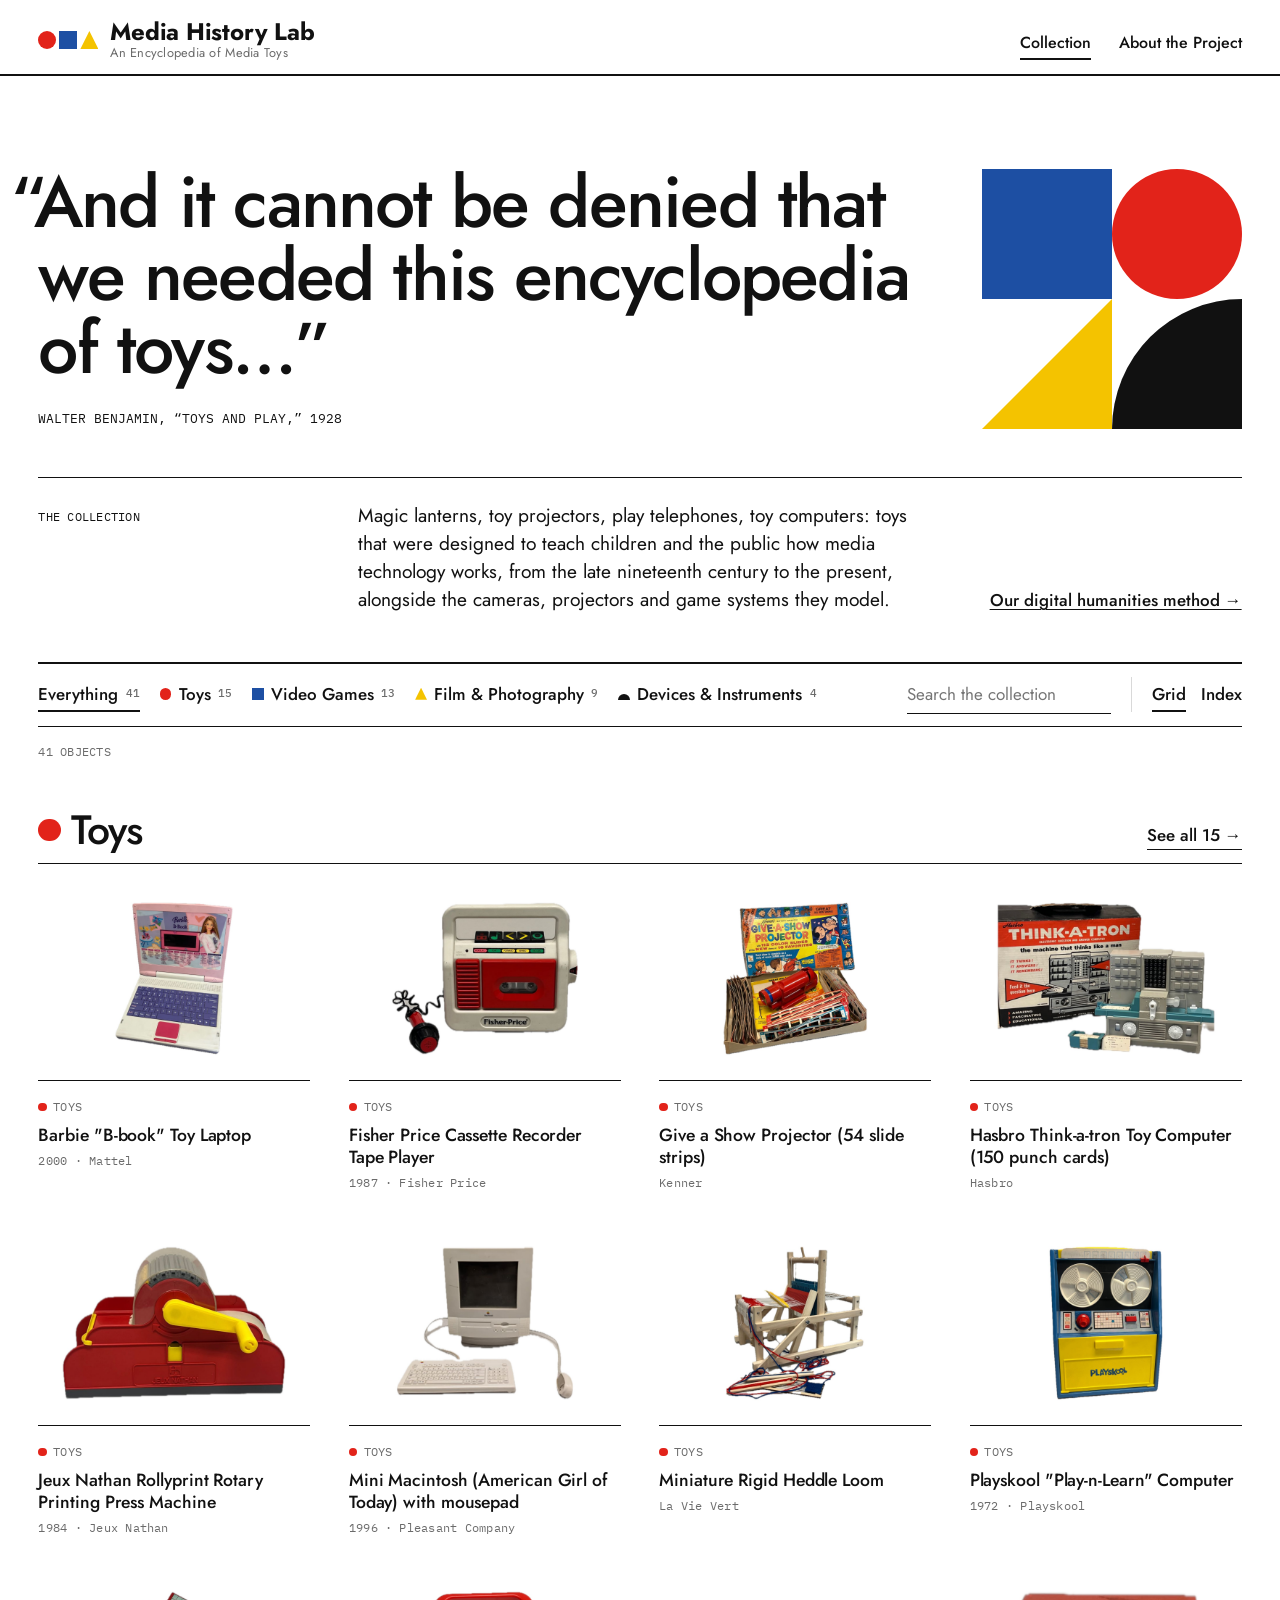
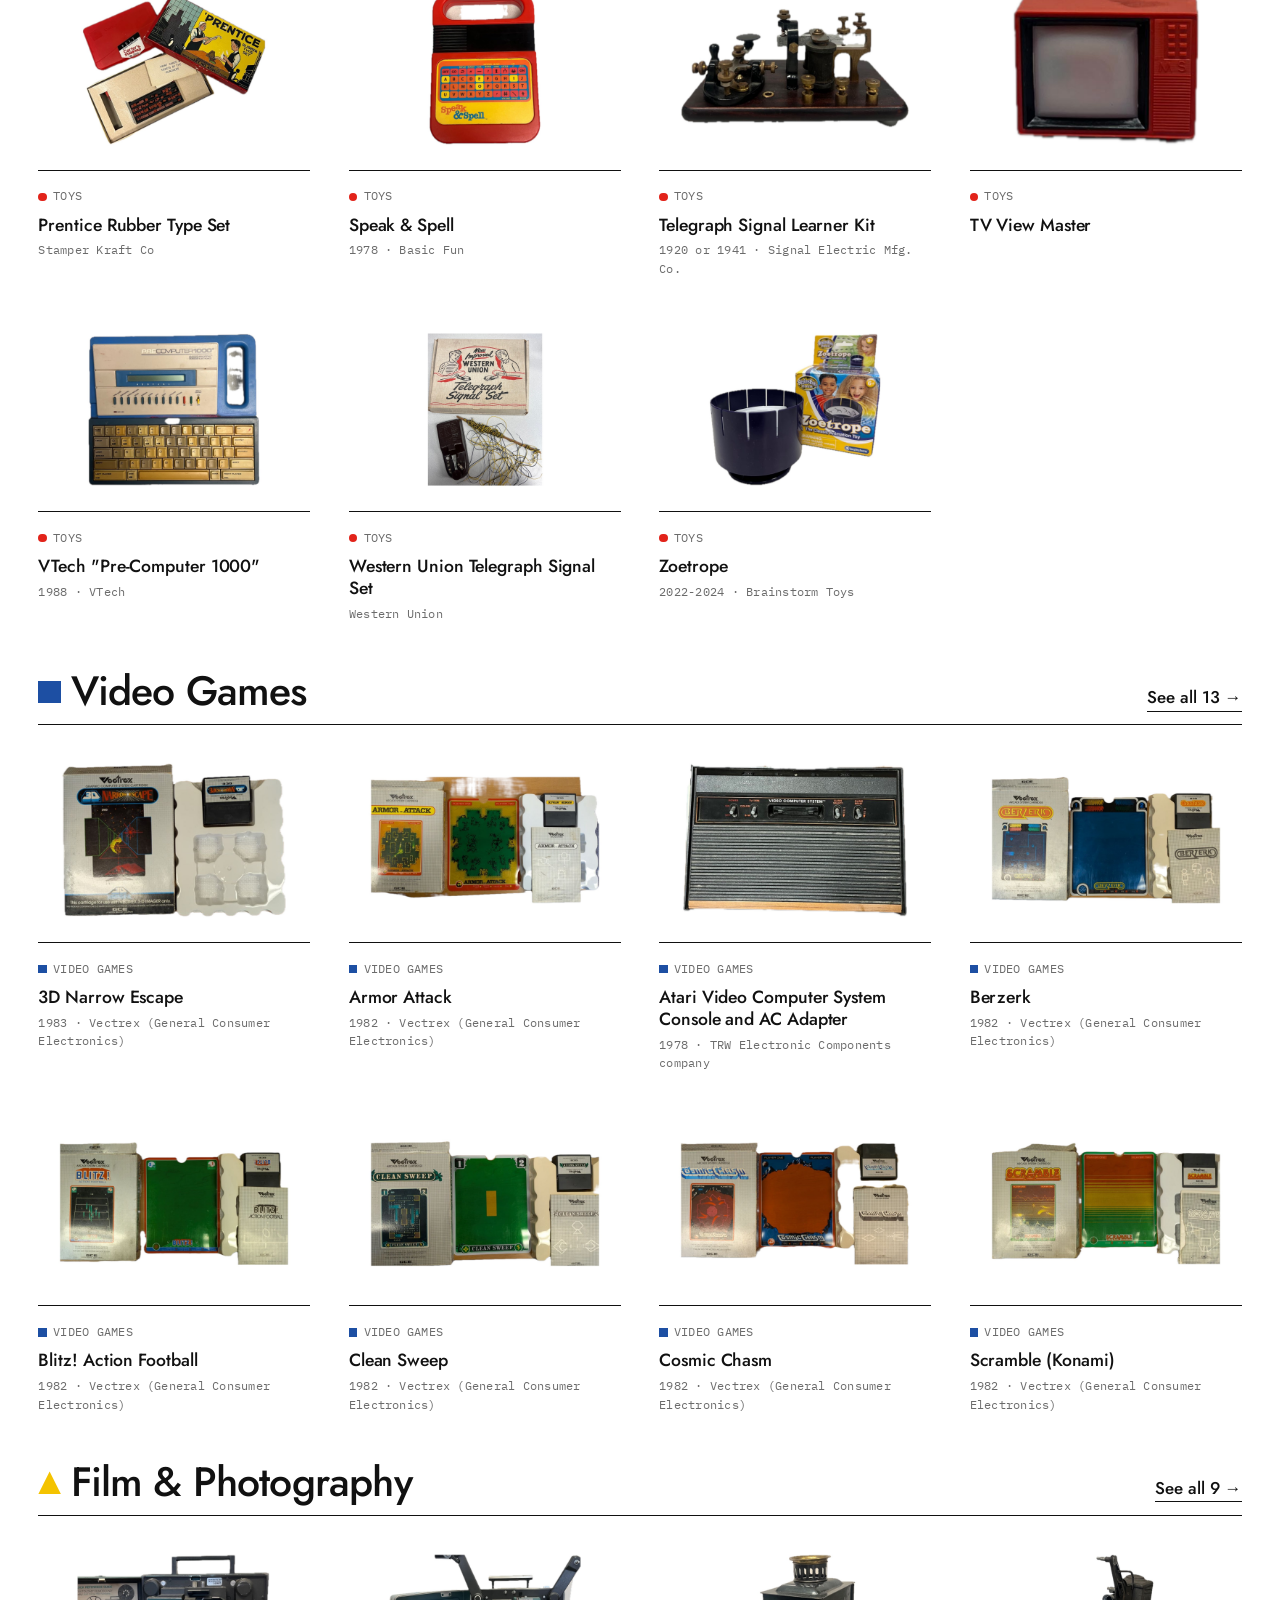
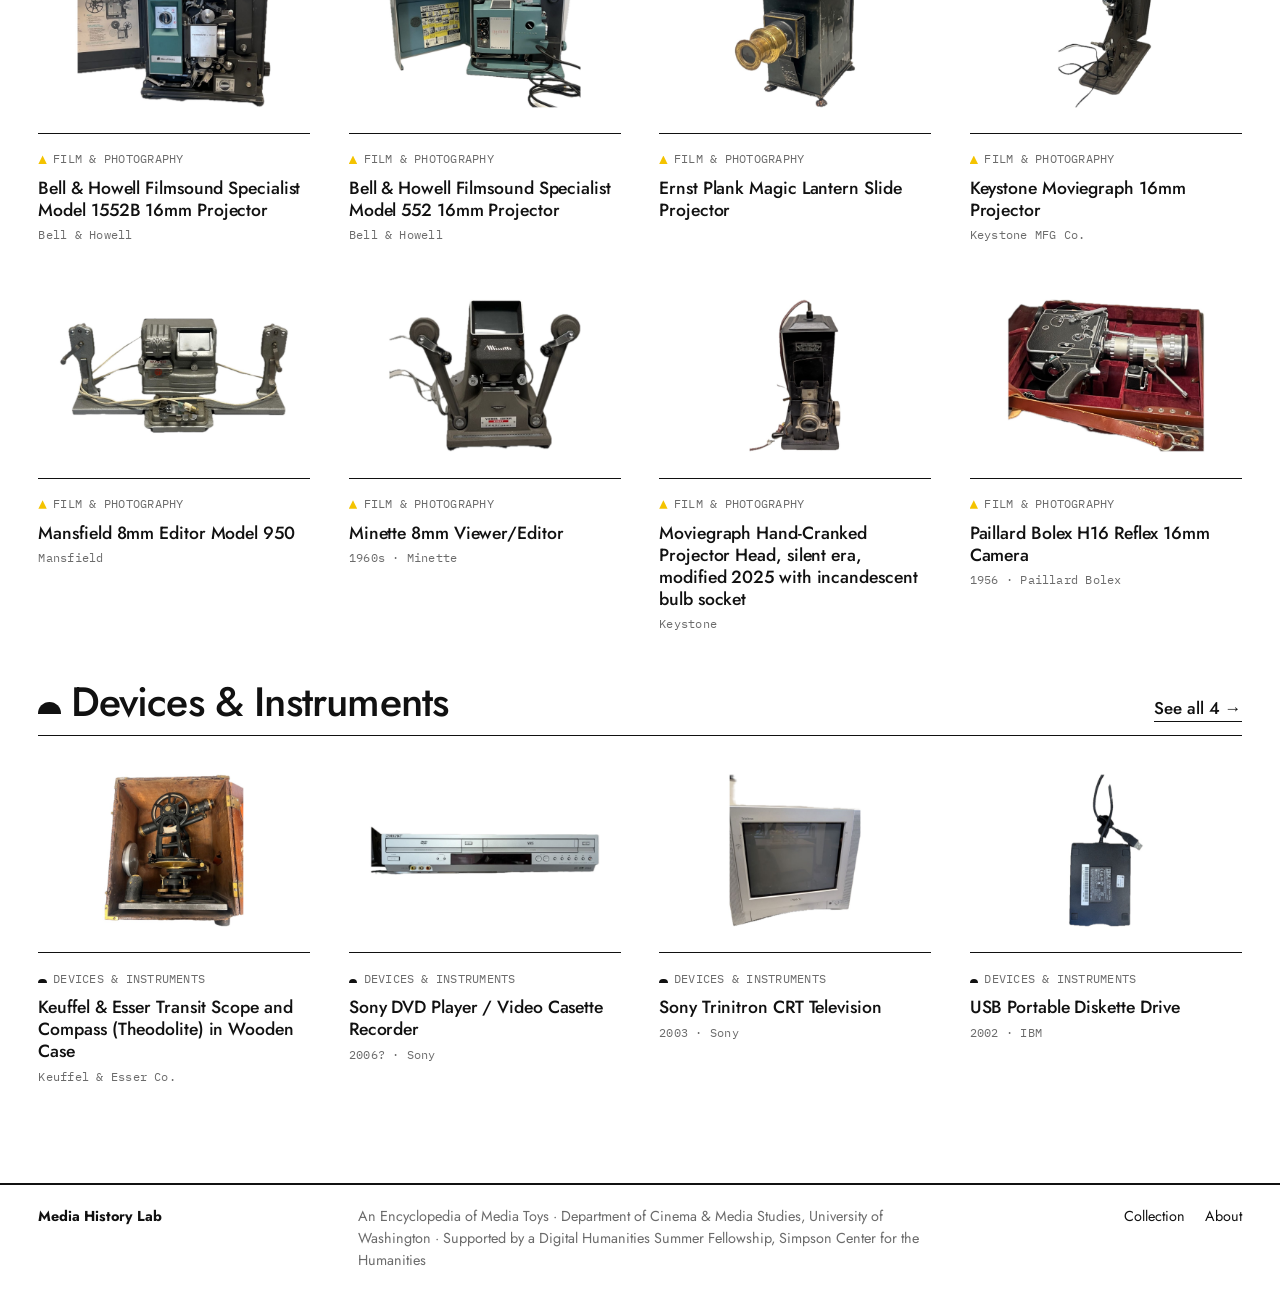
<file: index.html>
<!doctype html>
<html lang="en">
<head>
  <meta charset="utf-8">
  <meta name="viewport" content="width=device-width, initial-scale=1">
  <title>Media History Lab · An Encyclopedia of Media Toys</title>
  <meta name="description" content="An Encyclopedia of Media Toys: a collection of toys that teach how media technology works, from magic lanterns to toy computers. Cinema & Media Studies, University of Washington.">
  <link rel="preconnect" href="https://fonts.googleapis.com">
  <link rel="preconnect" href="https://fonts.gstatic.com" crossorigin>
  <link rel="stylesheet" href="https://fonts.googleapis.com/css2?family=IBM+Plex+Mono&family=Jost:wght@400;500;700&display=swap">
  <link rel="stylesheet" href="css/style.css">
</head>
<body>
  <header class="site-header">
    <a class="logo" href="index.html" aria-label="Media History Lab home">
      <span class="logo-shapes" aria-hidden="true"><i></i><i></i><i></i></span>
      <span class="logo-text">Media History Lab<span class="logo-sub">An Encyclopedia of Media Toys</span></span>
    </a>
    <nav class="site-nav">
      <a href="index.html" aria-current="page">Collection</a>
      <a href="about.html">About the Project</a>
    </nav>
  </header>

  <main class="wrap">
    <section class="hero">
      <blockquote class="hero-quote">
        <p>“And it cannot be denied that we needed this encyclopedia of toys…”</p>
        <footer>Walter Benjamin, <cite>“Toys and Play,”</cite> 1928</footer>
      </blockquote>
      <svg class="hero-art" viewBox="0 0 200 200" aria-hidden="true">
        <rect x="0" y="0" width="100" height="100" fill="var(--blue)"/>
        <circle cx="150" cy="50" r="50" fill="var(--red)"/>
        <polygon points="0,200 100,100 100,200" fill="var(--yellow)"/>
        <path d="M100 200 A100 100 0 0 1 200 100 L200 200 Z" fill="var(--ink)"/>
      </svg>
    </section>

    <div class="intro">
      <span class="label">The Collection</span>
      <p>Magic lanterns, toy projectors, play telephones, toy computers: toys that were designed to teach children and the public how media technology works, from the late nineteenth century to the present, alongside the cameras, projectors and game systems they model.</p>
      <a class="more" href="about.html#method">Our digital humanities method →</a>
    </div>

    <div class="toolbar">
      <div id="filters" class="filters" role="group" aria-label="Filter by category"></div>
      <div class="toolbar-right">
        <input id="search" class="search" type="search" placeholder="Search the collection" aria-label="Search the collection">
        <div class="view-toggle" role="group" aria-label="View">
          <button data-view="grid">Grid</button>
          <button data-view="index">Index</button>
        </div>
      </div>
    </div>

    <p id="count" class="count"></p>
    <div id="results"></div>
  </main>

  <footer class="site-footer">
    <span class="footer-logo">Media History Lab</span>
    <p>An Encyclopedia of Media Toys · Department of Cinema &amp; Media Studies, University of Washington · Supported by a Digital Humanities Summer Fellowship, Simpson Center for the Humanities</p>
    <nav><a href="index.html">Collection</a> <a href="about.html">About</a></nav>
  </footer>

  <script src="data/collection.js"></script>
  <script src="js/common.js"></script>
  <script src="js/catalog.js"></script>
</body>
</html>
</file>
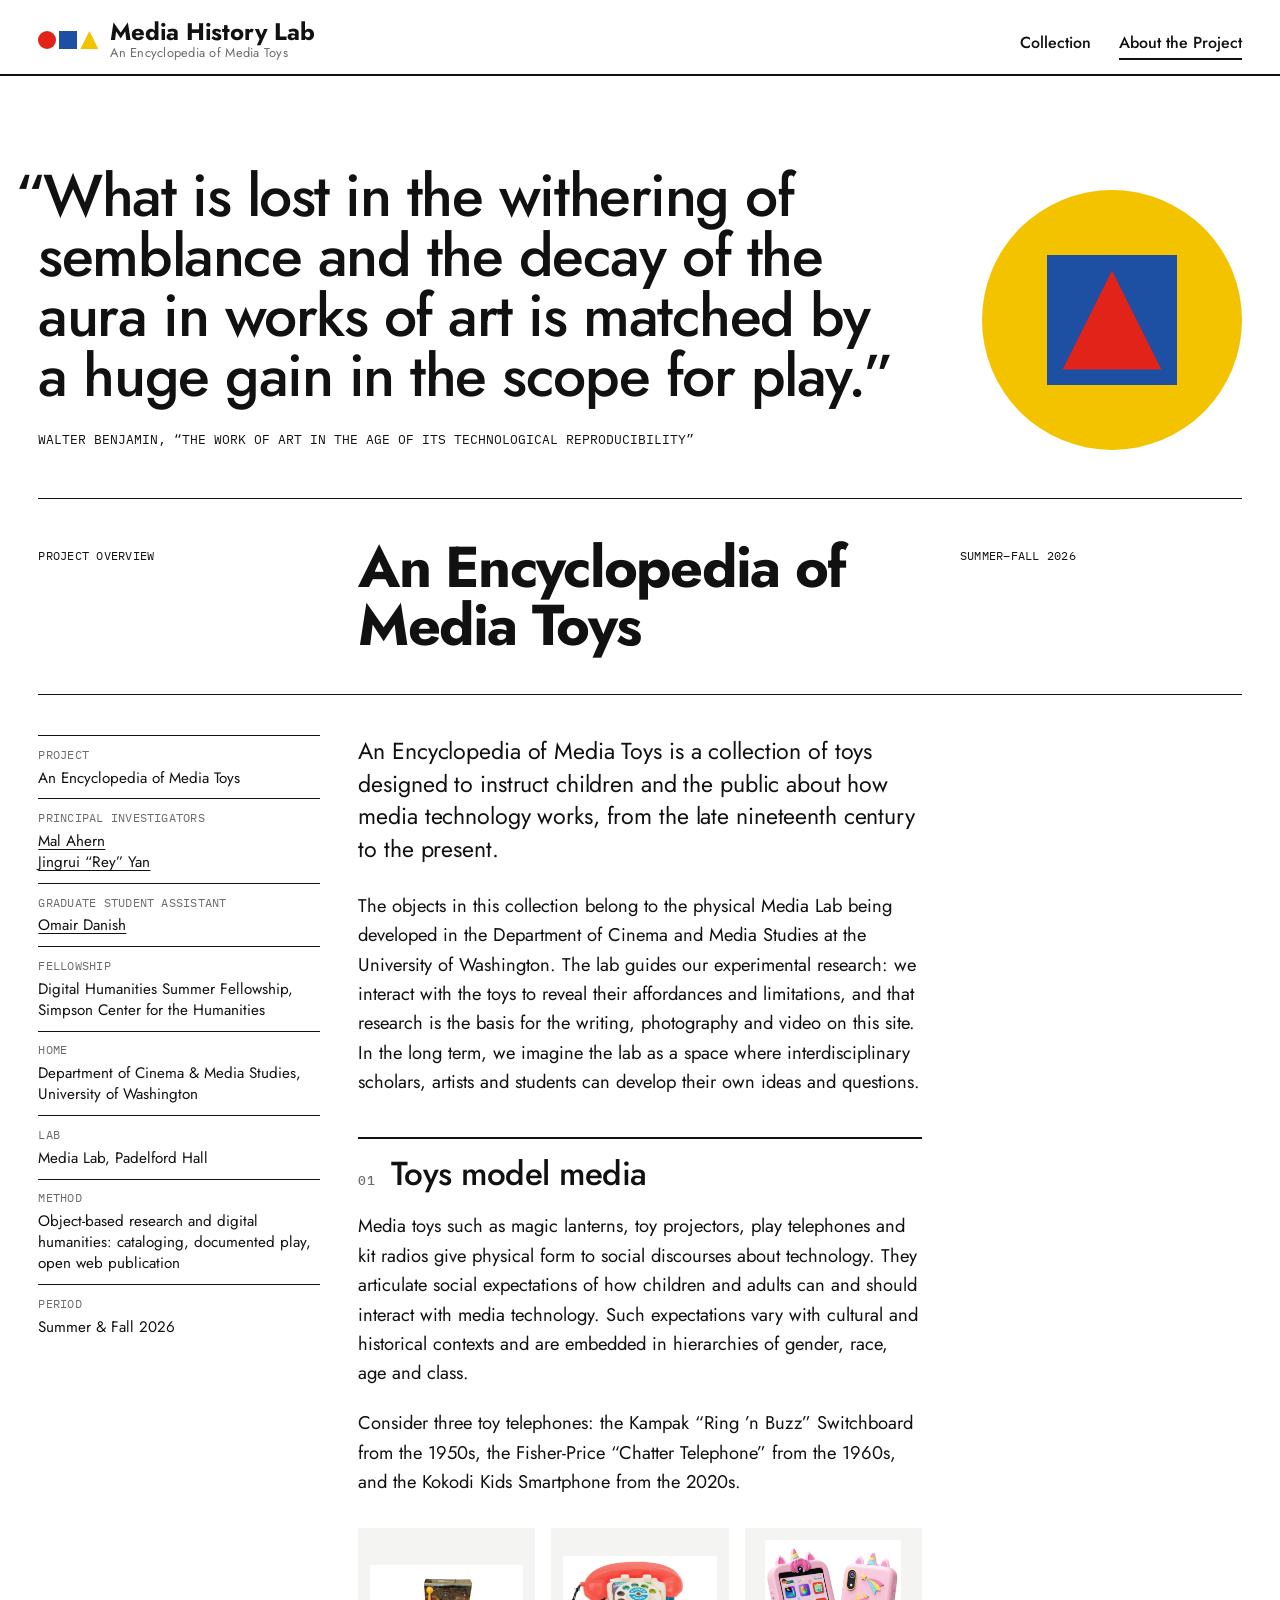
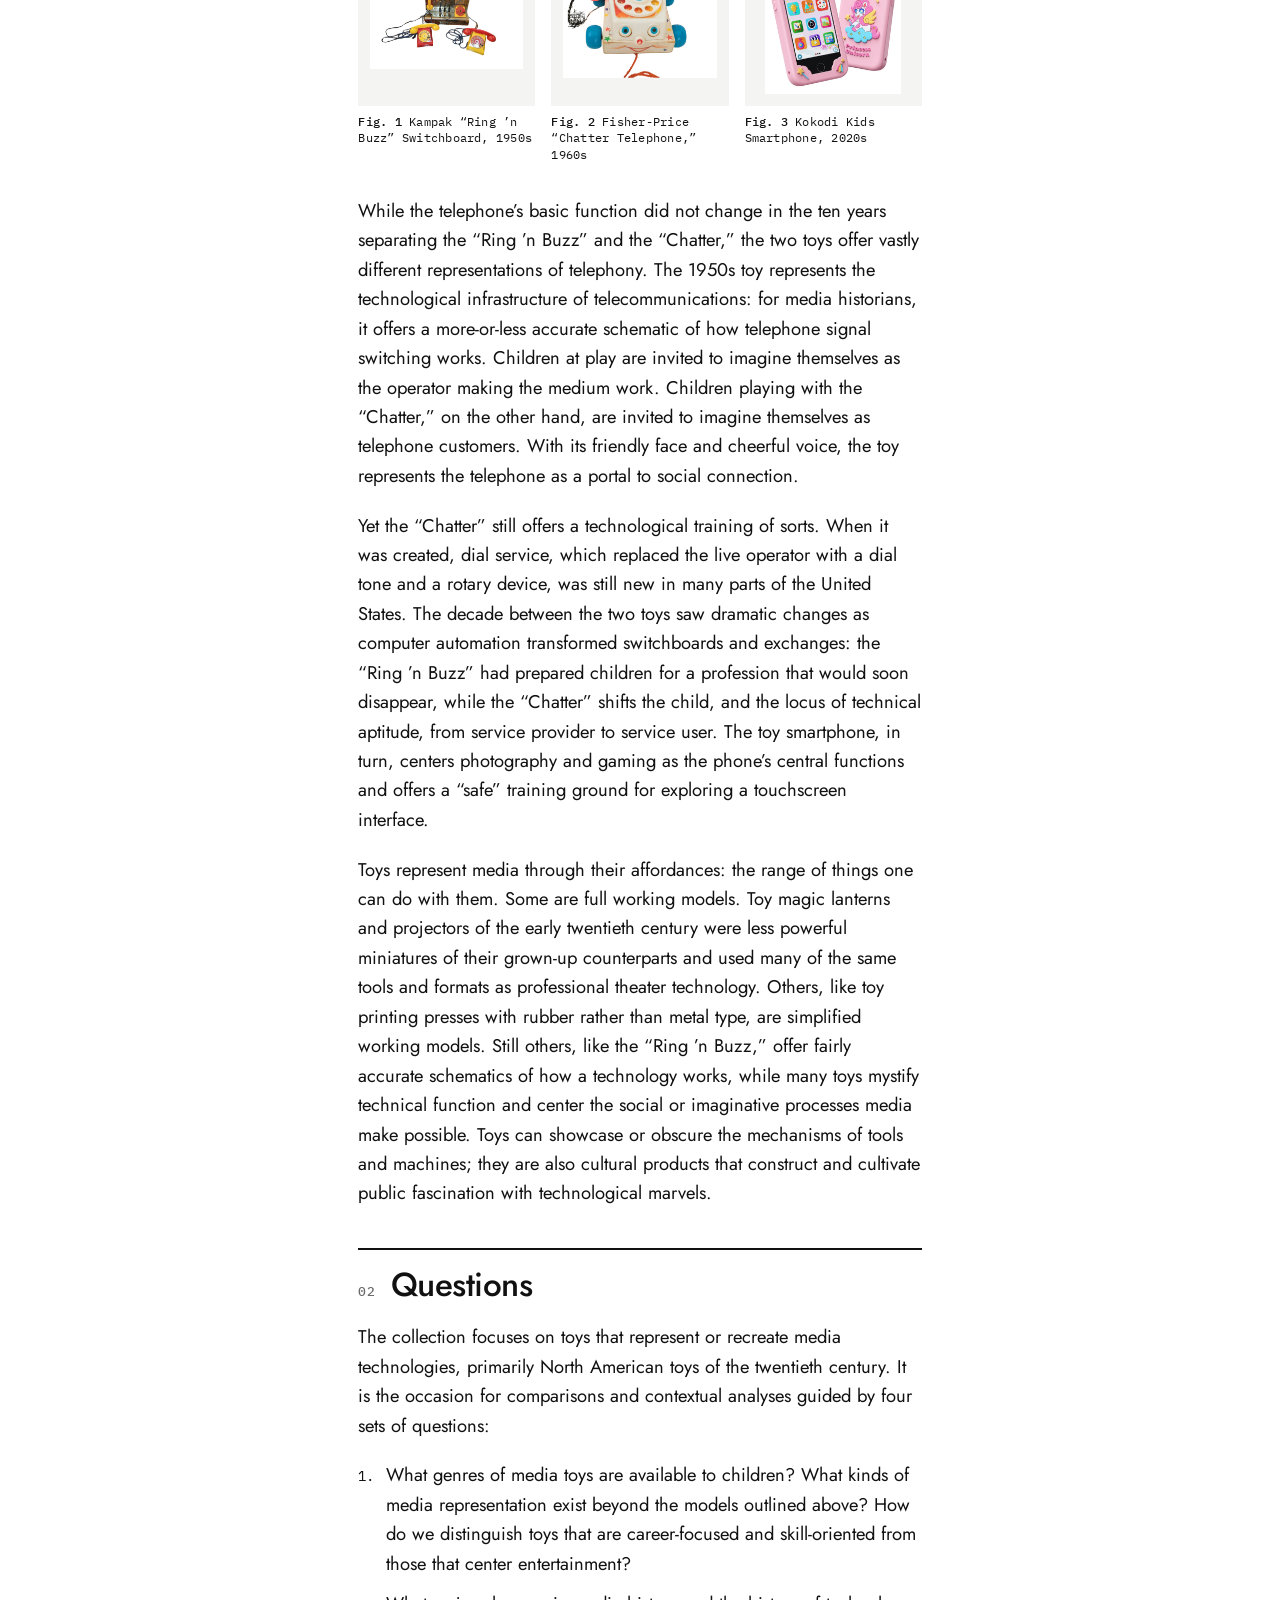
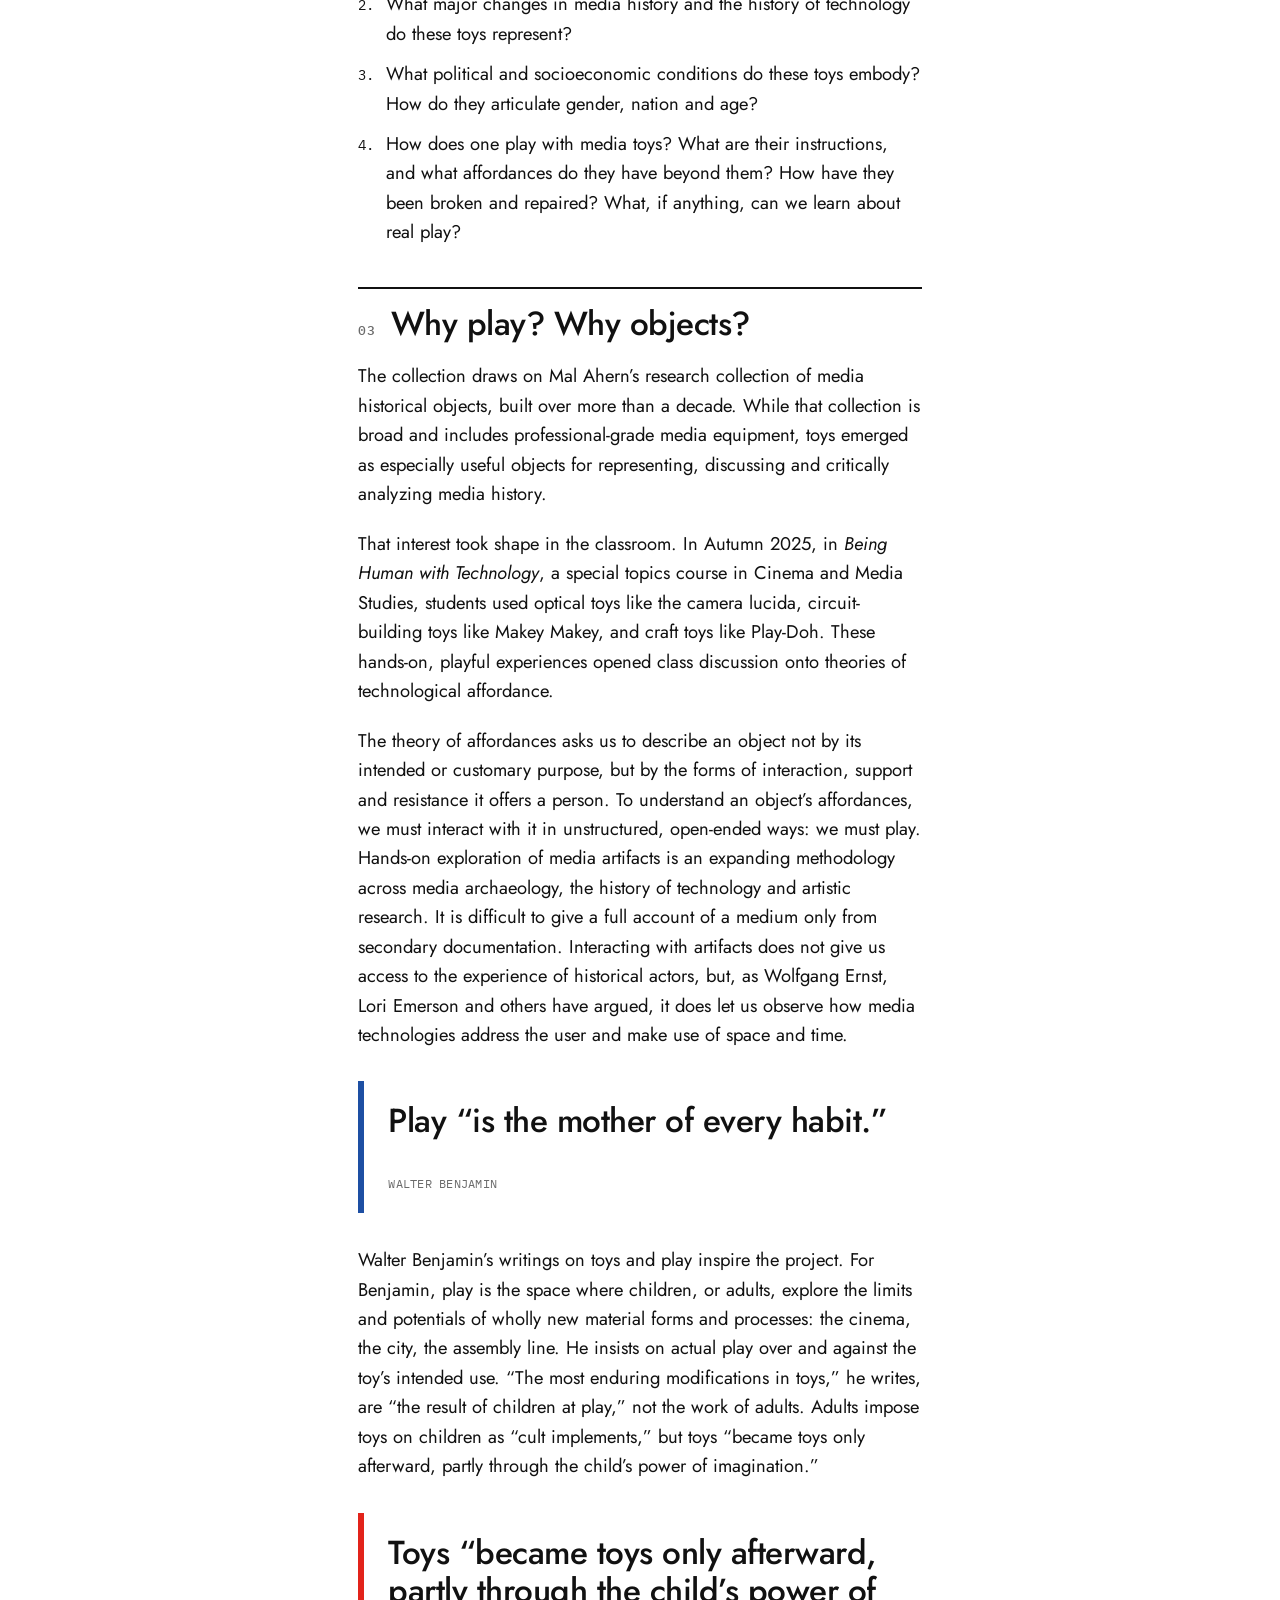
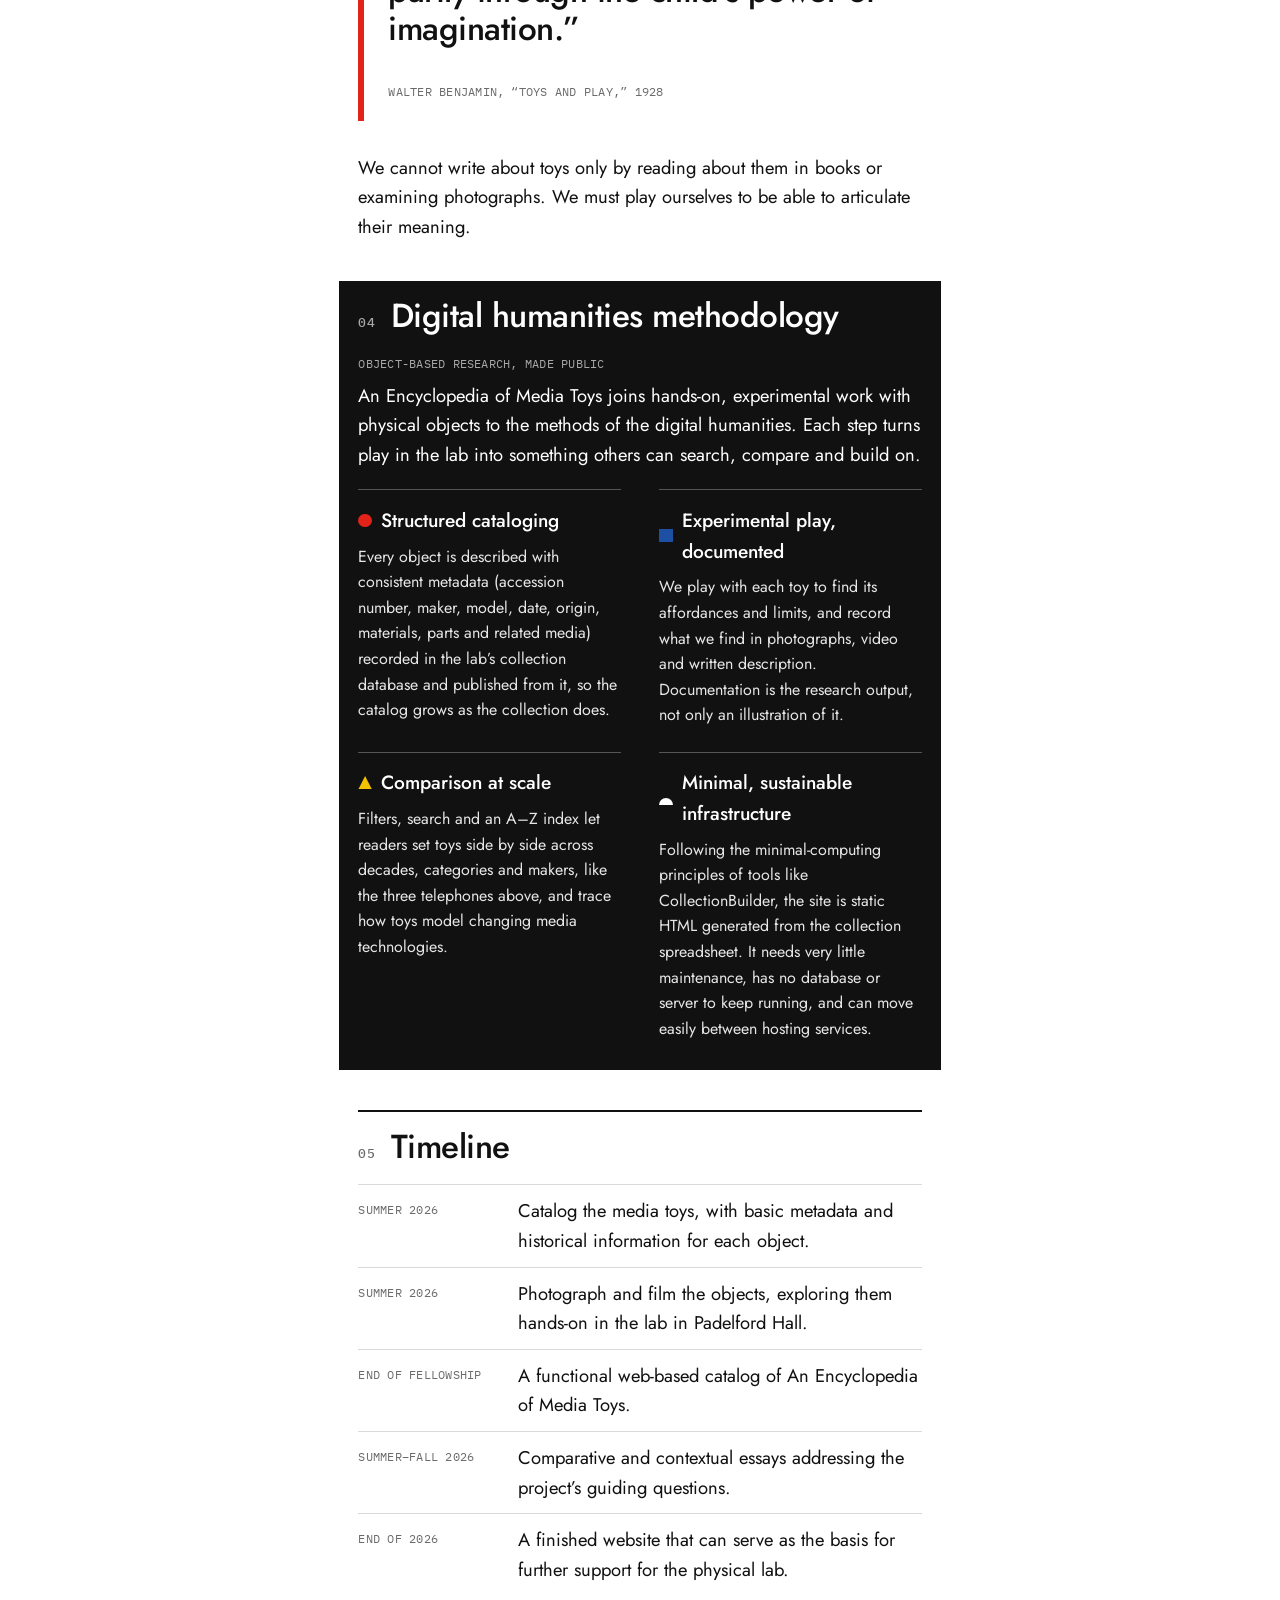
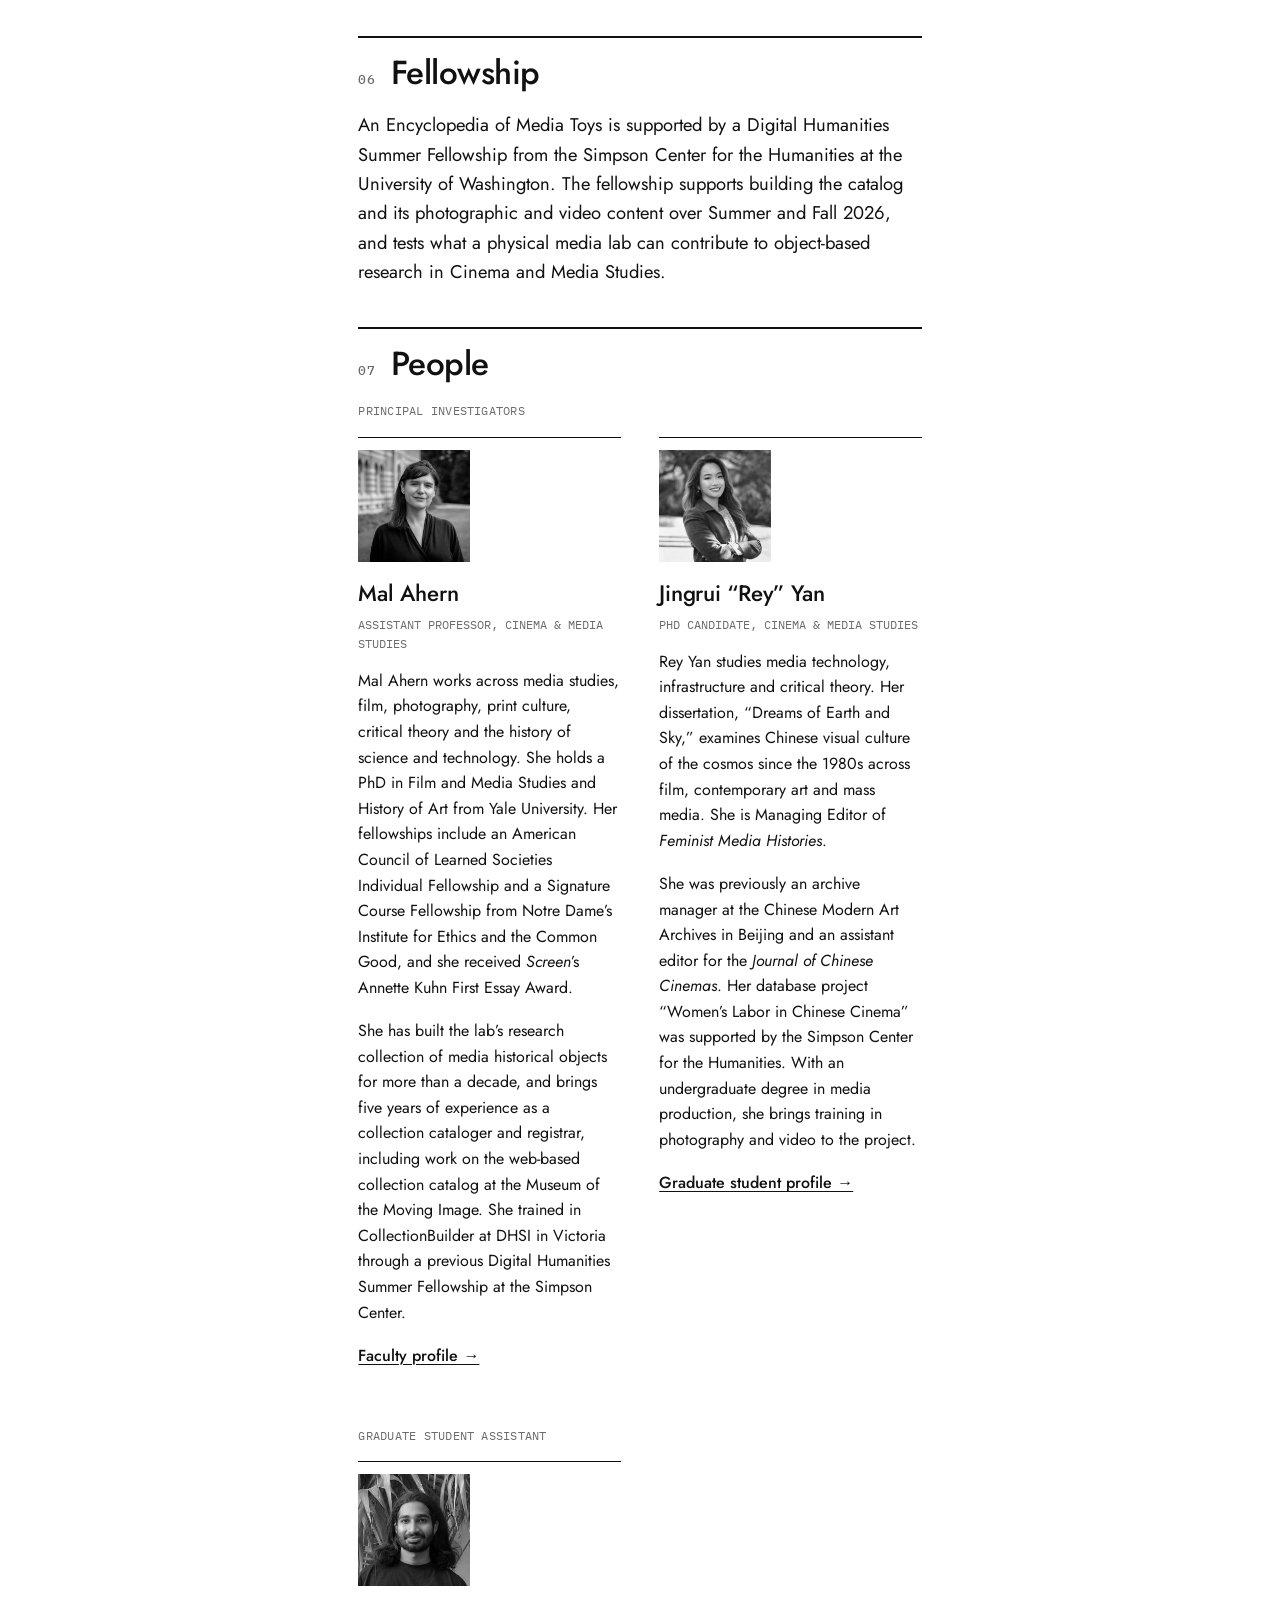
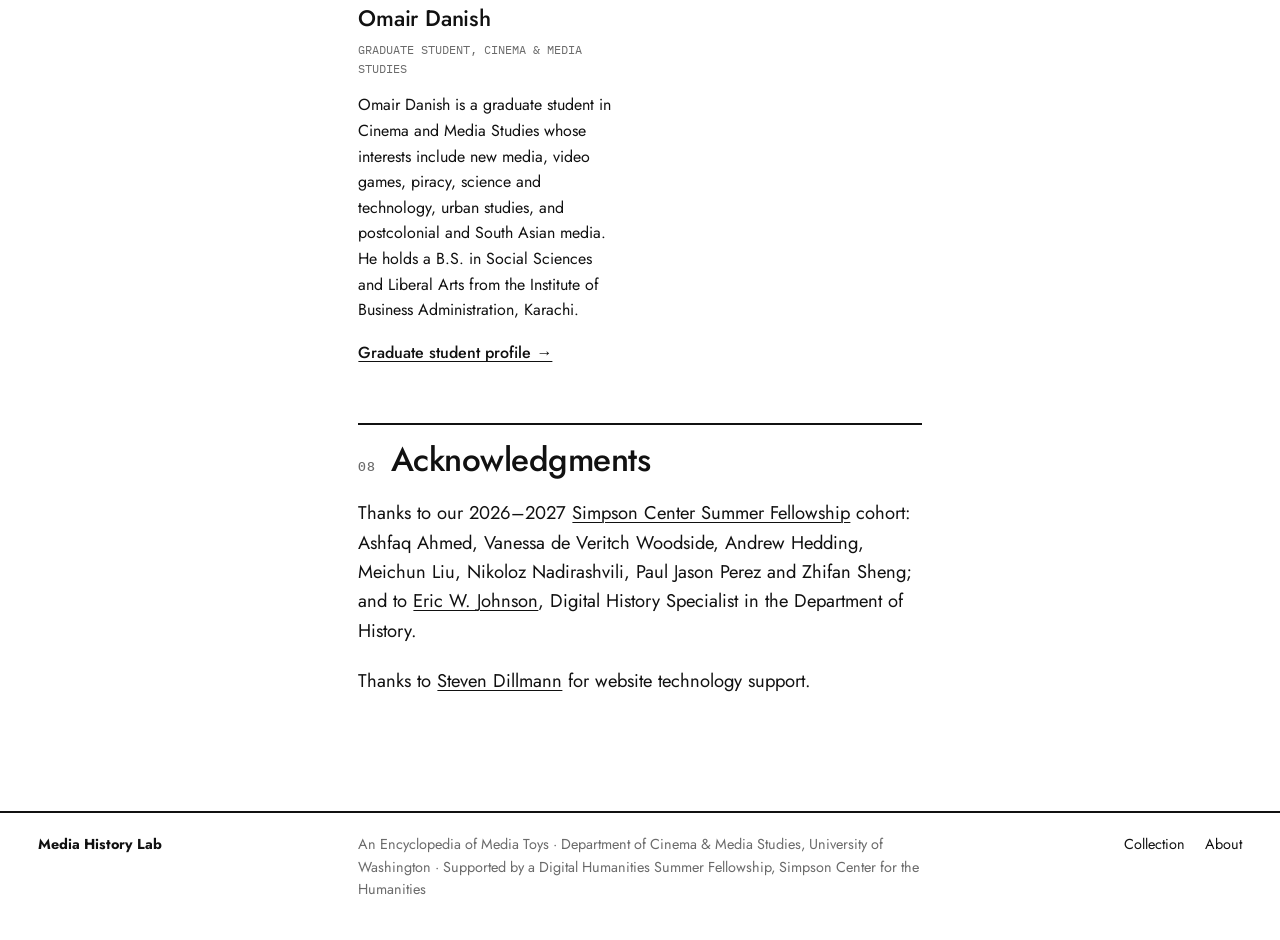
<file: about.html>
<!doctype html>
<html lang="en">
<head>
  <meta charset="utf-8">
  <meta name="viewport" content="width=device-width, initial-scale=1">
  <title>About the Project · Media History Lab</title>
  <meta name="description" content="An Encyclopedia of Media Toys: a collection of toys that teach how media technology works, from magic lanterns to toy computers. Cinema & Media Studies, University of Washington.">
  <link rel="preconnect" href="https://fonts.googleapis.com">
  <link rel="preconnect" href="https://fonts.gstatic.com" crossorigin>
  <link rel="stylesheet" href="https://fonts.googleapis.com/css2?family=IBM+Plex+Mono&family=Jost:wght@400;500;700&display=swap">
  <link rel="stylesheet" href="css/style.css">
</head>
<body>
  <header class="site-header">
    <a class="logo" href="index.html" aria-label="Media History Lab home">
      <span class="logo-shapes" aria-hidden="true"><i></i><i></i><i></i></span>
      <span class="logo-text">Media History Lab<span class="logo-sub">An Encyclopedia of Media Toys</span></span>
    </a>
    <nav class="site-nav">
      <a href="index.html">Collection</a>
      <a href="about.html" aria-current="page">About the Project</a>
    </nav>
  </header>

  <main class="wrap">
    <section class="hero about-hero">
      <blockquote class="hero-quote">
        <p>“What is lost in the withering of semblance and the decay of the aura in works of art is matched by a huge gain in the scope for play.”</p>
        <footer>Walter Benjamin, <cite>“The Work of Art in the Age of Its Technological Reproducibility”</cite></footer>
      </blockquote>
      <svg class="hero-art" viewBox="0 0 200 200" aria-hidden="true">
        <circle cx="100" cy="100" r="100" fill="var(--yellow)"/>
        <rect x="50" y="50" width="100" height="100" fill="var(--blue)"/>
        <polygon points="100,62 138,138 62,138" fill="var(--red)"/>
      </svg>
    </section>

    <div class="title-block">
      <span class="label">Project Overview</span>
      <h1>An Encyclopedia of Media Toys</h1>
      <span class="label">Summer–Fall 2026</span>
    </div>

    <div class="overview">
      <dl class="facts">
        <div><dt>Project</dt><dd>An Encyclopedia of Media Toys</dd></div>
        <div><dt>Principal Investigators</dt><dd><a href="https://cinema.washington.edu/people/mal-ahern">Mal Ahern</a><br><a href="https://cinema.washington.edu/people/jingrui-yan">Jingrui “Rey” Yan</a></dd></div>
        <div><dt>Graduate Student Assistant</dt><dd><a href="https://cinema.washington.edu/people/omair-danish">Omair Danish</a></dd></div>
        <div><dt>Fellowship</dt><dd>Digital Humanities Summer Fellowship, Simpson Center for the Humanities</dd></div>
        <div><dt>Home</dt><dd>Department of Cinema &amp; Media Studies, University of Washington</dd></div>
        <div><dt>Lab</dt><dd>Media Lab, Padelford Hall</dd></div>
        <div><dt>Method</dt><dd>Object-based research and digital humanities: cataloging, documented play, open web publication</dd></div>
        <div><dt>Period</dt><dd>Summer &amp; Fall 2026</dd></div>
      </dl>

      <article class="article">
        <p class="lead">An Encyclopedia of Media Toys is a collection of toys designed to instruct children and the public about how media technology works, from the late nineteenth century to the present.</p>
        <p>The objects in this collection belong to the physical Media Lab being developed in the Department of Cinema and Media Studies at the University of Washington. The lab guides our experimental research: we interact with the toys to reveal their affordances and limitations, and that research is the basis for the writing, photography and video on this site. In the long term, we imagine the lab as a space where interdisciplinary scholars, artists and students can develop their own ideas and questions.</p>

        <section>
          <h2><span class="sec-num">01</span>Toys model media</h2>
          <p>Media toys such as magic lanterns, toy projectors, play telephones and kit radios give physical form to social discourses about technology. They articulate social expectations of how children and adults can and should interact with media technology. Such expectations vary with cultural and historical contexts and are embedded in hierarchies of gender, race, age and class.</p>
          <p>Consider three toy telephones: the Kampak “Ring ’n Buzz” Switchboard from the 1950s, the Fisher-Price “Chatter Telephone” from the 1960s, and the Kokodi Kids Smartphone from the 2020s.</p>

          <div class="figs">
            <figure class="fig">
              <img src="images/about/ring-n-buzz-switchboard.jpg" alt="Kampak Ring 'n Buzz toy switchboard: a chrome switchboard with patch cords and two red and yellow toy telephones" loading="lazy">
              <figcaption><b>Fig. 1</b> Kampak “Ring ’n Buzz” Switchboard, 1950s</figcaption>
            </figure>
            <figure class="fig">
              <img src="images/about/chatter-telephone.jpg" alt="Fisher-Price Chatter Telephone: a white pull-toy rotary phone with a face, wheels and a red receiver" loading="lazy">
              <figcaption><b>Fig. 2</b> Fisher-Price “Chatter Telephone,” 1960s</figcaption>
            </figure>
            <figure class="fig">
              <img src="images/about/kokodi-kids-smartphone.jpg" alt="Kokodi Kids Smartphone: a pink unicorn-themed toy touchscreen phone" loading="lazy">
              <figcaption><b>Fig. 3</b> Kokodi Kids Smartphone, 2020s</figcaption>
            </figure>
          </div>

          <p>While the telephone’s basic function did not change in the ten years separating the “Ring ’n Buzz” and the “Chatter,” the two toys offer vastly different representations of telephony. The 1950s toy represents the technological infrastructure of telecommunications: for media historians, it offers a more-or-less accurate schematic of how telephone signal switching works. Children at play are invited to imagine themselves as the operator making the medium work. Children playing with the “Chatter,” on the other hand, are invited to imagine themselves as telephone customers. With its friendly face and cheerful voice, the toy represents the telephone as a portal to social connection.</p>
          <p>Yet the “Chatter” still offers a technological training of sorts. When it was created, dial service, which replaced the live operator with a dial tone and a rotary device, was still new in many parts of the United States. The decade between the two toys saw dramatic changes as computer automation transformed switchboards and exchanges: the “Ring ’n Buzz” had prepared children for a profession that would soon disappear, while the “Chatter” shifts the child, and the locus of technical aptitude, from service provider to service user. The toy smartphone, in turn, centers photography and gaming as the phone’s central functions and offers a “safe” training ground for exploring a touchscreen interface.</p>
          <p>Toys represent media through their affordances: the range of things one can do with them. Some are full working models. Toy magic lanterns and projectors of the early twentieth century were less powerful miniatures of their grown-up counterparts and used many of the same tools and formats as professional theater technology. Others, like toy printing presses with rubber rather than metal type, are simplified working models. Still others, like the “Ring ’n Buzz,” offer fairly accurate schematics of how a technology works, while many toys mystify technical function and center the social or imaginative processes media make possible. Toys can showcase or obscure the mechanisms of tools and machines; they are also cultural products that construct and cultivate public fascination with technological marvels.</p>
        </section>

        <section>
          <h2><span class="sec-num">02</span>Questions</h2>
          <p>The collection focuses on toys that represent or recreate media technologies, primarily North American toys of the twentieth century. It is the occasion for comparisons and contextual analyses guided by four sets of questions:</p>
          <ol>
            <li>What genres of media toys are available to children? What kinds of media representation exist beyond the models outlined above? How do we distinguish toys that are career-focused and skill-oriented from those that center entertainment?</li>
            <li>What major changes in media history and the history of technology do these toys represent?</li>
            <li>What political and socioeconomic conditions do these toys embody? How do they articulate gender, nation and age?</li>
            <li>How does one play with media toys? What are their instructions, and what affordances do they have beyond them? How have they been broken and repaired? What, if anything, can we learn about real play?</li>
          </ol>
        </section>

        <section>
          <h2><span class="sec-num">03</span>Why play? Why objects?</h2>
          <p>The collection draws on Mal Ahern’s research collection of media historical objects, built over more than a decade. While that collection is broad and includes professional-grade media equipment, toys emerged as especially useful objects for representing, discussing and critically analyzing media history.</p>
          <p>That interest took shape in the classroom. In Autumn 2025, in <i>Being Human with Technology</i>, a special topics course in Cinema and Media Studies, students used optical toys like the camera lucida, circuit-building toys like Makey Makey, and craft toys like Play-Doh. These hands-on, playful experiences opened class discussion onto theories of technological affordance.</p>
          <p>The theory of affordances asks us to describe an object not by its intended or customary purpose, but by the forms of interaction, support and resistance it offers a person. To understand an object’s affordances, we must interact with it in unstructured, open-ended ways: we must play. Hands-on exploration of media artifacts is an expanding methodology across media archaeology, the history of technology and artistic research. It is difficult to give a full account of a medium only from secondary documentation. Interacting with artifacts does not give us access to the experience of historical actors, but, as Wolfgang Ernst, Lori Emerson and others have argued, it does let us observe how media technologies address the user and make use of space and time.</p>

          <blockquote class="pull blue">
            <p>Play “is the mother of every habit.”</p>
            <footer>Walter Benjamin</footer>
          </blockquote>

          <p>Walter Benjamin’s writings on toys and play inspire the project. For Benjamin, play is the space where children, or adults, explore the limits and potentials of wholly new material forms and processes: the cinema, the city, the assembly line. He insists on actual play over and against the toy’s intended use. “The most enduring modifications in toys,” he writes, are “the result of children at play,” not the work of adults. Adults impose toys on children as “cult implements,” but toys “became toys only afterward, partly through the child’s power of imagination.”</p>

          <blockquote class="pull">
            <p>Toys “became toys only afterward, partly through the child’s power of imagination.”</p>
            <footer>Walter Benjamin, “Toys and Play,” 1928</footer>
          </blockquote>

          <p>We cannot write about toys only by reading about them in books or examining photographs. We must play ourselves to be able to articulate their meaning.</p>
        </section>

        <section class="dh" id="method">
          <h2><span class="sec-num">04</span>Digital humanities methodology</h2>
          <p class="dh-kicker">Object-based research, made public</p>
          <p>An Encyclopedia of Media Toys joins hands-on, experimental work with physical objects to the methods of the digital humanities. Each step turns play in the lab into something others can search, compare and build on.</p>
          <ol class="methods">
            <li>
              <h3><span class="mark cat-toys" aria-hidden="true"></span>Structured cataloging</h3>
              <p>Every object is described with consistent metadata (accession number, maker, model, date, origin, materials, parts and related media) recorded in the lab’s collection database and published from it, so the catalog grows as the collection does.</p>
            </li>
            <li>
              <h3><span class="mark cat-games" aria-hidden="true"></span>Experimental play, documented</h3>
              <p>We play with each toy to find its affordances and limits, and record what we find in photographs, video and written description. Documentation is the research output, not only an illustration of it.</p>
            </li>
            <li>
              <h3><span class="mark cat-film" aria-hidden="true"></span>Comparison at scale</h3>
              <p>Filters, search and an A–Z index let readers set toys side by side across decades, categories and makers, like the three telephones above, and trace how toys model changing media technologies.</p>
            </li>
            <li>
              <h3><span class="mark cat-devices" aria-hidden="true"></span>Minimal, sustainable infrastructure</h3>
              <p>Following the minimal-computing principles of tools like CollectionBuilder, the site is static HTML generated from the collection spreadsheet. It needs very little maintenance, has no database or server to keep running, and can move easily between hosting services.</p>
            </li>
          </ol>
        </section>

        <section>
          <h2><span class="sec-num">05</span>Timeline</h2>
          <ol class="timeline">
            <li><span class="label">Summer 2026</span><span>Catalog the media toys, with basic metadata and historical information for each object.</span></li>
            <li><span class="label">Summer 2026</span><span>Photograph and film the objects, exploring them hands-on in the lab in Padelford Hall.</span></li>
            <li><span class="label">End of fellowship</span><span>A functional web-based catalog of An Encyclopedia of Media Toys.</span></li>
            <li><span class="label">Summer–Fall 2026</span><span>Comparative and contextual essays addressing the project’s guiding questions.</span></li>
            <li><span class="label">End of 2026</span><span>A finished website that can serve as the basis for further support for the physical lab.</span></li>
          </ol>
        </section>

        <section>
          <h2><span class="sec-num">06</span>Fellowship</h2>
          <p>An Encyclopedia of Media Toys is supported by a Digital Humanities Summer Fellowship from the Simpson Center for the Humanities at the University of Washington. The fellowship supports building the catalog and its photographic and video content over Summer and Fall 2026, and tests what a physical media lab can contribute to object-based research in Cinema and Media Studies.</p>
        </section>

        <section>
          <h2><span class="sec-num">07</span>People</h2>
          <h3 class="sub-head">Principal Investigators</h3>
          <div class="people">
            <div class="person">
              <img class="person-photo" src="images/people/mal-ahern.jpg" alt="Mal Ahern" loading="lazy">
              <h3><a href="https://cinema.washington.edu/people/mal-ahern">Mal Ahern</a></h3>
              <p class="role">Assistant Professor, Cinema &amp; Media Studies</p>
              <p>Mal Ahern works across media studies, film, photography, print culture, critical theory and the history of science and technology. She holds a PhD in Film and Media Studies and History of Art from Yale University. Her fellowships include an American Council of Learned Societies Individual Fellowship and a Signature Course Fellowship from Notre Dame’s Institute for Ethics and the Common Good, and she received <i>Screen</i>’s Annette Kuhn First Essay Award.</p>
              <p>She has built the lab’s research collection of media historical objects for more than a decade, and brings five years of experience as a collection cataloger and registrar, including work on the web-based collection catalog at the Museum of the Moving Image. She trained in CollectionBuilder at DHSI in Victoria through a previous Digital Humanities Summer Fellowship at the Simpson Center.</p>
              <p class="links"><a href="https://cinema.washington.edu/people/mal-ahern">Faculty profile →</a></p>
            </div>
            <div class="person">
              <img class="person-photo" src="images/people/jingrui-yan.jpg" alt="Jingrui “Rey” Yan" loading="lazy">
              <h3><a href="https://cinema.washington.edu/people/jingrui-yan">Jingrui “Rey” Yan</a></h3>
              <p class="role">PhD Candidate, Cinema &amp; Media Studies</p>
              <p>Rey Yan studies media technology, infrastructure and critical theory. Her dissertation, “Dreams of Earth and Sky,” examines Chinese visual culture of the cosmos since the 1980s across film, contemporary art and mass media. She is Managing Editor of <i>Feminist Media Histories</i>.</p>
              <p>She was previously an archive manager at the Chinese Modern Art Archives in Beijing and an assistant editor for the <i>Journal of Chinese Cinemas</i>. Her database project “Women’s Labor in Chinese Cinema” was supported by the Simpson Center for the Humanities. With an undergraduate degree in media production, she brings training in photography and video to the project.</p>
              <p class="links"><a href="https://cinema.washington.edu/people/jingrui-yan">Graduate student profile →</a></p>
            </div>
          </div>

          <h3 class="sub-head">Graduate Student Assistant</h3>
          <div class="people">
            <div class="person">
              <img class="person-photo" src="images/people/omair-danish.jpg" alt="Omair Danish" loading="lazy">
              <h3><a href="https://cinema.washington.edu/people/omair-danish">Omair Danish</a></h3>
              <p class="role">Graduate Student, Cinema &amp; Media Studies</p>
              <p>Omair Danish is a graduate student in Cinema and Media Studies whose interests include new media, video games, piracy, science and technology, urban studies, and postcolonial and South Asian media. He holds a B.S. in Social Sciences and Liberal Arts from the Institute of Business Administration, Karachi.</p>
              <p class="links"><a href="https://cinema.washington.edu/people/omair-danish">Graduate student profile →</a></p>
            </div>
          </div>
        </section>

        <section>
          <h2><span class="sec-num">08</span>Acknowledgments</h2>
          <p>Thanks to our 2026–2027 <a href="https://simpsoncenter.org/archive/summer-fellowships">Simpson Center Summer Fellowship</a> cohort: Ashfaq Ahmed, Vanessa de Veritch Woodside, Andrew Hedding, Meichun Liu, Nikoloz Nadirashvili, Paul Jason Perez and Zhifan Sheng; and to <a href="https://history.washington.edu/people/eric-w-johnson">Eric W. Johnson</a>, Digital History Specialist in the Department of History.</p>
          <p>Thanks to <a href="https://stevendillmann.github.io/">Steven Dillmann</a> for website technology support.</p>
        </section>
      </article>

      <div class="spacer"></div>
    </div>
  </main>

  <footer class="site-footer">
    <span class="footer-logo">Media History Lab</span>
    <p>An Encyclopedia of Media Toys · Department of Cinema &amp; Media Studies, University of Washington · Supported by a Digital Humanities Summer Fellowship, Simpson Center for the Humanities</p>
    <nav><a href="index.html">Collection</a> <a href="about.html">About</a></nav>
  </footer>
</body>
</html>
</file>
<file: css/style.css>
/* Media History Lab — Bauhaus / journal look: white page, black type and hairline
   rules, a strict grid, and the three primary colors used only as geometric
   marks (circle, square, triangle) that stand for the collection's categories. */

:root {
  --paper: #ffffff;
  --ink: #111111;
  --muted: #6b6b6b;
  --rule: #111111;
  --hair: #d9d9d9;
  --red: #e2231a;
  --blue: #1d4fa3;
  --yellow: #f4c300;
  --sans: "Jost", "Futura", "Avenir Next", "Helvetica Neue", Arial, sans-serif;
  --mono: "IBM Plex Mono", ui-monospace, "SF Mono", Menlo, monospace;
  --gutter: clamp(1rem, 3vw, 2.5rem);
}

* { box-sizing: border-box; }

html { background: var(--paper); }
body {
  margin: 0;
  background: var(--paper);
  color: var(--ink);
  font: 400 17px/1.55 var(--sans);
  -webkit-font-smoothing: antialiased;
}

a { color: inherit; text-decoration-thickness: 1px; text-underline-offset: .18em; }
img { max-width: 100%; display: block; }
button { font: inherit; color: inherit; cursor: pointer; background: none; border: 0; padding: 0; }
:focus-visible { outline: 2px solid var(--blue); outline-offset: 3px; }

.wrap { padding-inline: var(--gutter); max-width: 1440px; margin: 0 auto; }

/* Small mono labels, used for metadata, captions and section numbers */
.label, .count, .card-meta, .tag, .item-fields dt, .breadcrumb, .fig figcaption, .facts dt, .sec-num {
  font-family: var(--mono);
  font-size: .75rem;
  letter-spacing: .02em;
  text-transform: uppercase;
}

/* ---------- Category marks: circle, square, triangle, half-disc ---------- */
.mark {
  display: inline-block;
  width: .7em;
  height: .7em;
  flex: none;
  background: var(--ink);
}
.mark.cat-toys    { background: var(--red); border-radius: 50%; }
.mark.cat-games   { background: var(--blue); }
.mark.cat-film    { background: var(--yellow); clip-path: polygon(50% 0, 100% 100%, 0 100%); }
.mark.cat-devices { background: var(--ink); border-radius: 1em 1em 0 0; height: .35em; margin-top: .35em; }

/* ---------- Header ---------- */
.site-header {
  display: flex;
  flex-wrap: wrap;
  justify-content: space-between;
  align-items: flex-end;
  gap: .75rem 2rem;
  padding: 1.25rem var(--gutter) .9rem;
  border-bottom: 2px solid var(--rule);
}
.logo {
  display: flex;
  align-items: center;
  gap: .75rem;
  text-decoration: none;
}
.logo-shapes { display: flex; gap: 3px; }
.logo-shapes i { display: block; width: 18px; height: 18px; }
.logo-shapes i:nth-child(1) { background: var(--red); border-radius: 50%; }
.logo-shapes i:nth-child(2) { background: var(--blue); }
.logo-shapes i:nth-child(3) { background: var(--yellow); clip-path: polygon(50% 0, 100% 100%, 0 100%); }
.logo-text { font-weight: 700; font-size: 1.5rem; line-height: 1; letter-spacing: -.01em; }
.logo-sub { display: block; font-weight: 400; font-size: .8rem; letter-spacing: .02em; color: var(--muted); margin-top: .2rem; }

.site-nav { display: flex; gap: 1.75rem; font-size: 1rem; font-weight: 500; }
.site-nav a { text-decoration: none; padding-bottom: .15rem; border-bottom: 2px solid transparent; }
.site-nav a:hover, .site-nav a[aria-current] { border-bottom-color: var(--ink); }

/* ---------- Hero: Benjamin quote as headline ---------- */
.hero {
  display: grid;
  grid-template-columns: minmax(0, 3fr) minmax(0, 1fr);
  gap: var(--gutter);
  align-items: end;
  padding-block: clamp(2.5rem, 7vw, 6rem) clamp(2rem, 4vw, 3rem);
  border-bottom: 1px solid var(--rule);
}
.hero-quote { margin: 0; }
.hero-quote p {
  margin: 0;
  font-weight: 500;
  font-size: clamp(2.2rem, 5.6vw, 5.25rem);
  line-height: 1.02;
  letter-spacing: -.025em;
  text-indent: -.4em;
}
.hero-quote footer { margin-top: 1.5rem; font-family: var(--mono); font-size: .8rem; text-transform: uppercase; }
.hero-quote cite { font-style: normal; }
.hero-art { width: 100%; max-width: 260px; justify-self: end; }

.intro {
  display: grid;
  grid-template-columns: minmax(0, 1fr) minmax(0, 2fr) minmax(0, 1fr);
  gap: var(--gutter);
  padding-block: 1.5rem 3rem;
}
.intro p { margin: 0; font-size: 1.2rem; line-height: 1.45; }
.intro .label { padding-top: .35rem; }
.intro .more { align-self: end; justify-self: end; font-weight: 500; }

/* ---------- Toolbar ---------- */
.toolbar {
  display: flex;
  flex-wrap: wrap;
  justify-content: space-between;
  align-items: center;
  gap: .75rem 1.5rem;
  padding-block: .75rem;
  border-top: 2px solid var(--rule);
  border-bottom: 1px solid var(--rule);
  position: sticky;
  top: 0;
  z-index: 2;
  background: var(--paper);
  scroll-margin-top: 0;
}
.filters, .toolbar-right, .view-toggle { display: flex; flex-wrap: wrap; align-items: center; gap: .25rem 1.25rem; }
.filter, .view-toggle button {
  display: inline-flex;
  align-items: center;
  gap: .45rem;
  font-weight: 500;
  padding-block: .2rem;
  border-bottom: 2px solid transparent;
}
.filter:hover, .view-toggle button:hover { border-bottom-color: var(--hair); }
.filter.is-active, .view-toggle button.is-active { border-bottom-color: var(--ink); }
.filter-count { font-family: var(--mono); font-size: .7rem; color: var(--muted); }
.toolbar-right { flex-wrap: nowrap; }
.view-toggle { flex-wrap: nowrap; gap: .25rem .9rem; padding-left: 1.25rem; border-left: 1px solid var(--hair); }

.search {
  font: inherit;
  width: min(16rem, 100%);
  padding: .35rem 0;
  border: 0;
  border-bottom: 1px solid var(--ink);
  border-radius: 0;
  background: transparent;
}
.search:focus { outline: none; border-bottom-width: 2px; }

.count { color: var(--muted); margin: 1rem 0 0; }
.empty { padding: 3rem 0; font-size: 1.25rem; }

/* ---------- Shelves (grouped "Everything" view) ---------- */
.shelf { margin-top: 3rem; }
.shelf-head {
  display: flex;
  flex-wrap: wrap;
  justify-content: space-between;
  align-items: baseline;
  gap: .5rem 1rem;
  padding-bottom: .75rem;
  margin-bottom: 1.5rem;
  border-bottom: 1px solid var(--rule);
}
.shelf-head h2 {
  display: flex;
  align-items: center;
  gap: .6rem;
  margin: 0;
  font-weight: 500;
  font-size: clamp(1.75rem, 3.2vw, 2.75rem);
  line-height: 1;
  letter-spacing: -.02em;
}
.shelf-head h2 .mark { width: .55em; height: .55em; }
.shelf-head h2 .mark.cat-devices { height: .28em; margin-top: .27em; }
.shelf-link { font-weight: 500; border-bottom: 1px solid var(--ink); }
.shelf-link:hover { color: var(--blue); border-color: var(--blue); }

/* ---------- Grid & cards ---------- */
.grid {
  list-style: none;
  margin: 1.5rem 0 0;
  padding: 0;
  display: grid;
  grid-template-columns: repeat(auto-fill, minmax(min(220px, 100%), 1fr));
  gap: 2.5rem var(--gutter);
}
.shelf .grid { margin-top: 0; }
.card { display: block; text-decoration: none; }
/* Photos are cut out onto white 3:2 canvases by scripts/cutout.swift */
.card-media {
  aspect-ratio: 3 / 2;
  background: #fff;
  overflow: hidden;
}
.card-media img {
  width: 100%;
  height: 100%;
  object-fit: contain;
  transition: transform .3s ease;
}
.card:hover .card-media img { transform: scale(1.04); }
.card-body { padding-top: .7rem; border-top: 1px solid var(--rule); margin-top: .7rem; }
.tag { display: inline-flex; align-items: center; gap: .4rem; color: var(--muted); }
.card-title { font-weight: 500; font-size: 1.1rem; line-height: 1.25; letter-spacing: -.005em; margin: .35rem 0 0; }
.card:hover .card-title { text-decoration: underline; text-decoration-thickness: 1px; }
.card-meta { color: var(--muted); margin: .35rem 0 0; text-transform: none; }

/* ---------- Index view ---------- */
.index { margin-top: 1.5rem; }
.index-group {
  display: grid;
  grid-template-columns: 5rem 1fr;
  border-top: 1px solid var(--rule);
  padding-block: .5rem 1rem;
}
.index-letter { margin: 0; font-weight: 500; font-size: 2.5rem; line-height: 1; padding-top: .35rem; }
.index-list { list-style: none; margin: 0; padding: 0; }
.index-list li + li { border-top: 1px solid var(--hair); }
.index-list a {
  display: flex;
  flex-wrap: wrap;
  justify-content: space-between;
  gap: .25rem 1rem;
  padding: .6rem 0;
  text-decoration: none;
}
.index-list a:hover .index-title { text-decoration: underline; }
.index-title { font-size: 1.1rem; }
.index-meta { display: inline-flex; align-items: center; gap: .5rem; color: var(--muted); font-family: var(--mono); font-size: .75rem; text-transform: uppercase; }

/* ---------- Item page ---------- */
.breadcrumb { padding-top: 1.5rem; margin: 0 0 2rem; color: var(--muted); }
.breadcrumb a { color: var(--ink); text-decoration: none; }
.breadcrumb a:hover { text-decoration: underline; }

.item {
  display: grid;
  grid-template-columns: minmax(0, 7fr) minmax(0, 5fr);
  gap: calc(var(--gutter) * 1.5);
  align-items: start;
}
.item-media { background: #fff; aspect-ratio: 3 / 2; }
.item-media img { width: 100%; height: 100%; object-fit: contain; }
.item-title {
  font-weight: 500;
  font-size: clamp(2rem, 4vw, 3.5rem);
  line-height: 1.02;
  letter-spacing: -.025em;
  margin: .75rem 0 2rem;
}
.item-fields { margin: 0 0 2rem; border-top: 2px solid var(--rule); }
.item-fields div {
  display: grid;
  grid-template-columns: 9rem 1fr;
  gap: 1rem;
  padding: .55rem 0;
  border-bottom: 1px solid var(--hair);
}
.item-fields dt { color: var(--muted); padding-top: .2rem; }
.item-fields dd { margin: 0; }
.item-desc { font-size: 1.1rem; }
.item-desc p { margin: 0 0 1em; }

.pager {
  display: grid;
  grid-template-columns: 1fr 1fr;
  gap: var(--gutter);
  margin-top: 4rem;
  border-top: 2px solid var(--rule);
}
.pager a { padding-top: .75rem; text-decoration: none; font-weight: 500; }
.pager a:last-child { text-align: right; }
.pager a:hover { text-decoration: underline; }
.pager .label { display: block; color: var(--muted); font-weight: 400; margin-bottom: .25rem; }

/* ---------- About: project overview ---------- */
.about-hero .hero-quote p { font-size: clamp(2rem, 4.6vw, 4.25rem); }

.title-block {
  display: grid;
  grid-template-columns: minmax(0, 1fr) minmax(0, 2fr) minmax(0, 1fr);
  gap: var(--gutter);
  padding-block: 2.5rem;
  border-bottom: 1px solid var(--rule);
}
.title-block h1 {
  margin: 0;
  font-weight: 700;
  font-size: clamp(2.25rem, 4.5vw, 4rem);
  line-height: 1;
  letter-spacing: -.03em;
}
.title-block .label { padding-top: .5rem; }

.overview {
  display: grid;
  grid-template-columns: minmax(0, 1fr) minmax(0, 2fr) minmax(0, 1fr);
  gap: var(--gutter);
  padding-top: 2.5rem;
}
.facts { margin: 0; position: sticky; top: 1.5rem; align-self: start; }
.facts div { padding: .6rem 0; border-top: 1px solid var(--rule); }
.facts dt { color: var(--muted); margin-bottom: .2rem; }
.facts dd { margin: 0; font-size: .95rem; line-height: 1.4; }

.article { font-size: 1.15rem; line-height: 1.6; }
.article p { margin: 0 0 1.1em; }
.article .lead { font-size: 1.45rem; line-height: 1.4; letter-spacing: -.005em; }
.article section { padding-top: 1rem; margin-top: 2.5rem; border-top: 2px solid var(--rule); }
.article h2 {
  display: flex;
  gap: 1rem;
  align-items: baseline;
  margin: 0 0 1.25rem;
  font-weight: 500;
  font-size: clamp(1.6rem, 2.6vw, 2.25rem);
  line-height: 1.1;
  letter-spacing: -.015em;
}
.sec-num { color: var(--muted); font-size: .8rem; }
.article ol { padding-left: 1.5rem; margin: 0 0 1.1em; }
.article li { margin-bottom: .6em; padding-left: .25rem; }
.article li::marker { font-family: var(--mono); font-size: .85rem; }

.pull {
  margin: 2rem 0;
  padding: 1.25rem 0 1.25rem 1.5rem;
  border-left: 6px solid var(--red);
  font-weight: 500;
  font-size: clamp(1.5rem, 2.6vw, 2.1rem);
  line-height: 1.15;
  letter-spacing: -.015em;
}
.pull.blue { border-color: var(--blue); }
.pull.yellow { border-color: var(--yellow); }
.pull footer { margin-top: .75rem; font: 400 .75rem/1.4 var(--mono); text-transform: uppercase; letter-spacing: .02em; color: var(--muted); }

.figs {
  display: grid;
  grid-template-columns: repeat(3, minmax(0, 1fr));
  gap: 1rem;
  margin: 2rem 0;
}
.fig { margin: 0; }
.fig img { width: 100%; aspect-ratio: 1; object-fit: contain; background: #f4f4f2; mix-blend-mode: multiply; padding: .75rem; }
.fig figcaption { margin-top: .5rem; text-transform: none; line-height: 1.4; }
.fig figcaption b { font-weight: 500; }

/* Digital humanities methodology: four methods, each with a Bauhaus mark */
.dh { background: var(--ink); color: var(--paper); margin-inline: calc(-1 * var(--gutter) / 2); padding: 1.5rem calc(var(--gutter) / 2) .5rem; border-top: 0 !important; }
.dh h2 .sec-num, .dh .dh-kicker { color: #a8a8a8; }
.dh-kicker { font-family: var(--mono); font-size: .75rem; text-transform: uppercase; letter-spacing: .02em; margin: 0 0 .5rem !important; }
.methods { list-style: none; padding: 0 !important; margin: 1.5rem 0 1rem; display: grid; grid-template-columns: repeat(2, minmax(0, 1fr)); gap: 1.5rem var(--gutter); }
.methods li { margin: 0 !important; padding: .9rem 0 0 !important; border-top: 1px solid #555; }
.methods h3 { display: flex; align-items: center; gap: .6rem; margin: 0 0 .5rem; font-weight: 500; font-size: 1.2rem; }
.methods p { font-size: 1rem; margin: 0; color: #e6e6e6; }
.methods .mark.cat-devices { background: var(--paper); }

.timeline { list-style: none; padding: 0 !important; margin: 0; }
.timeline li { display: grid; grid-template-columns: 9rem 1fr; gap: 1rem; padding: .7rem 0 !important; margin: 0 !important; border-top: 1px solid var(--hair); }
.timeline .label { color: var(--muted); padding-top: .25rem; }

.people { display: grid; grid-template-columns: repeat(2, minmax(0, 1fr)); gap: var(--gutter); }
.person { border-top: 1px solid var(--rule); padding-top: .75rem; }
.person h3 { margin: 0; font-weight: 500; font-size: 1.4rem; letter-spacing: -.01em; }
.person .role { margin: .2rem 0 .9rem; color: var(--muted); font-family: var(--mono); font-size: .75rem; text-transform: uppercase; }
.person p { font-size: 1rem; }
.person-photo { width: 112px; height: 112px; object-fit: cover; filter: grayscale(1); margin-bottom: .9rem; }
.person h3 a { text-decoration: none; }
.person h3 a:hover { text-decoration: underline; }
.person .links { font-weight: 500; }
.sub-head { margin: 2.5rem 0 1rem; font-family: var(--mono); font-size: .75rem; font-weight: 400; text-transform: uppercase; letter-spacing: .02em; color: var(--muted); }
h2 + .sub-head { margin-top: 0; }

/* ---------- Footer ---------- */
.site-footer {
  display: grid;
  grid-template-columns: minmax(0, 1fr) minmax(0, 2fr) minmax(0, 1fr);
  gap: var(--gutter);
  margin-top: 6rem;
  padding: 1.25rem var(--gutter) 2.5rem;
  border-top: 2px solid var(--rule);
  font-size: .9rem;
}
.footer-logo { font-weight: 700; }
.site-footer p { margin: 0; color: var(--muted); }
.site-footer nav { display: flex; gap: 1.25rem; justify-content: flex-end; }
.site-footer nav a { text-decoration: none; }
.site-footer nav a:hover { text-decoration: underline; }

/* ---------- Small screens ---------- */
@media (max-width: 900px) {
  .hero { grid-template-columns: 1fr; }
  .hero-art { max-width: 140px; justify-self: start; order: -1; }
  .intro, .title-block, .overview, .site-footer { grid-template-columns: 1fr; }
  .intro .more { justify-self: start; }
  .overview .spacer { display: none; }
  .facts { position: static; display: grid; grid-template-columns: repeat(2, minmax(0, 1fr)); column-gap: var(--gutter); }
  .item { grid-template-columns: 1fr; }
  .site-footer nav { justify-content: flex-start; }
}
@media (max-width: 640px) {
  body { font-size: 16px; }
  .toolbar { position: static; }
  .toolbar-right { width: 100%; }
  .search { flex: 1; width: auto; }
  .view-toggle { padding-left: 0; border-left: 0; }
  .figs, .people, .methods { grid-template-columns: 1fr; }
  .toolbar-right { flex-wrap: wrap; }
  .figs { gap: 1.5rem; }
  .facts { grid-template-columns: 1fr; }
  .index-group { grid-template-columns: 3rem 1fr; }
  .item-fields div, .timeline li { grid-template-columns: 1fr; gap: .1rem; }
  .pager { grid-template-columns: 1fr; }
  .pager a:last-child { text-align: left; }
}

@media (prefers-reduced-motion: reduce) {
  * { transition: none !important; }
}
</file>
